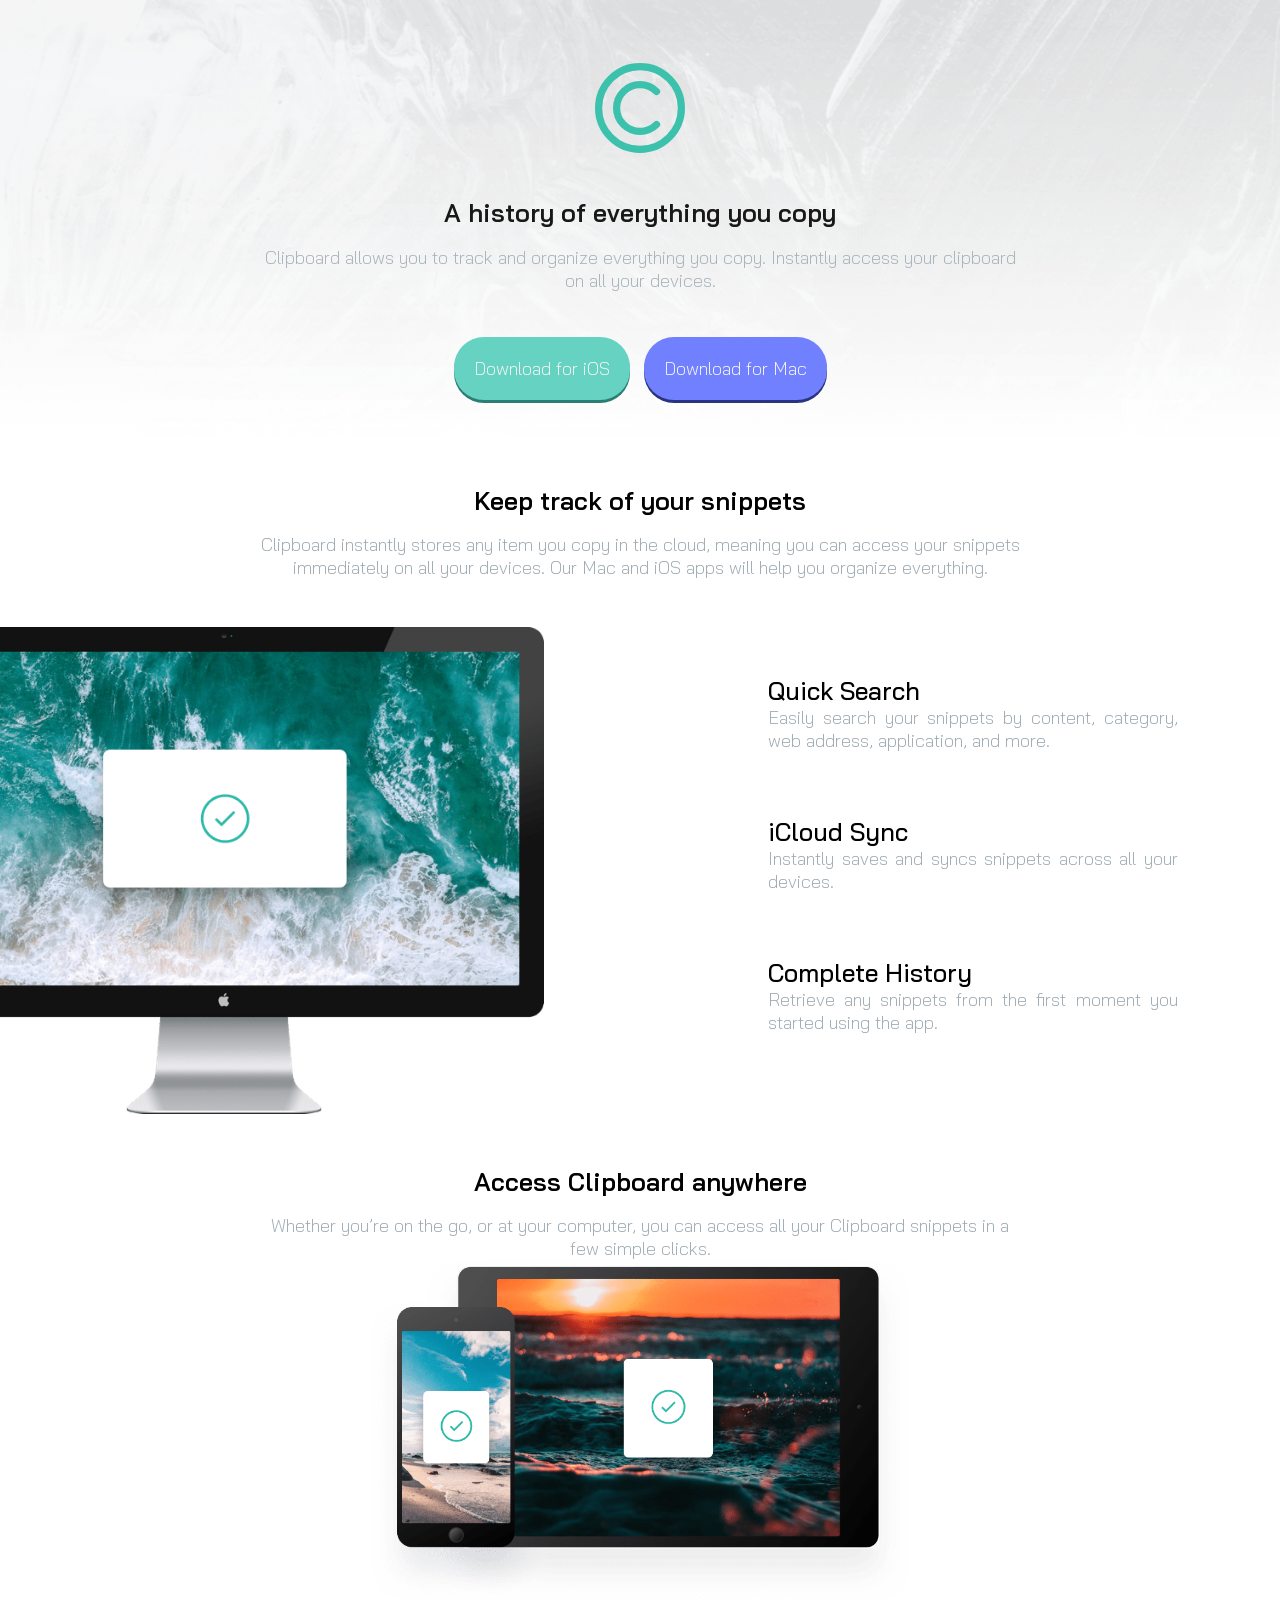
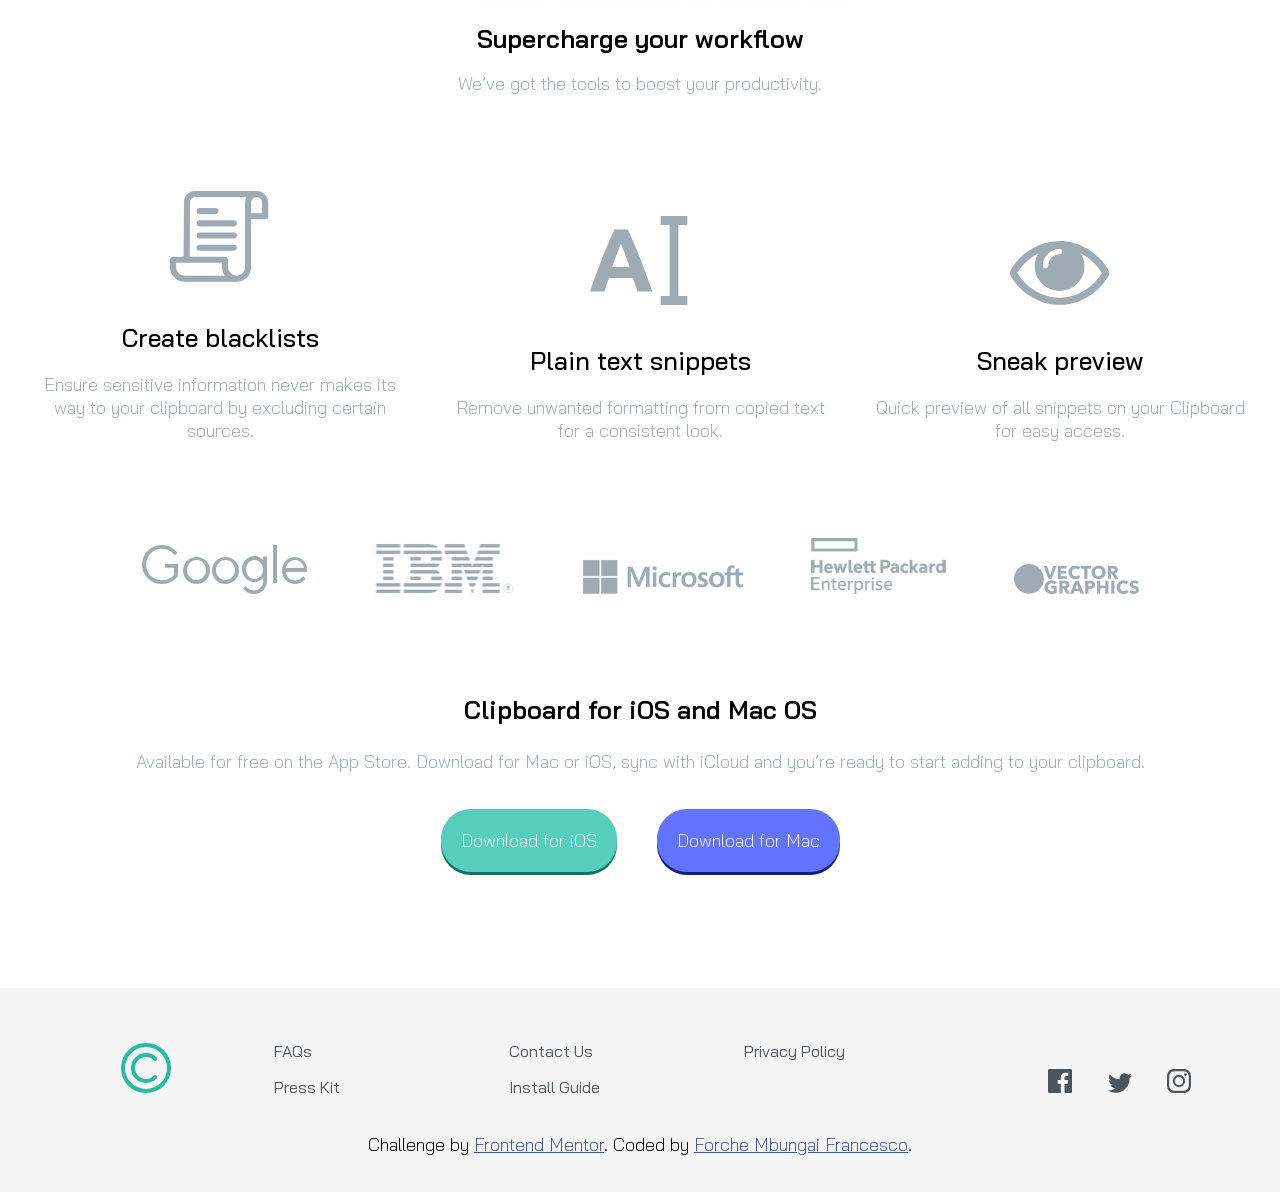
<file: index.html>
<!DOCTYPE html>
<html lang="en">
<head> 
  <meta charset="UTF-8">
  <meta name="viewport" content="width=device-width, initial-scale=1.0"> <!-- displays site properly based on user's device -->

  <link rel="icon" type="image/png" sizes="32x32" href="./images/favicon-32x32.png">
  <link rel="stylesheet" href="style.css">
  <title>Frontend Mentor | Clipboard landing page</title>
</head>
<body>
  <section id="top">
    <img src="./images/logo.svg" alt="" srcset="">
    <div id="history">
      <h1>A history of everything you copy</h1>
      <p> Clipboard allows you to track and organize everything you 
        copy. Instantly access your clipboard on all your devices.</p>
      <input type="button" value="Download for iOS" class="ios">
      <input type="button" value="Download for Mac" class="mac">
    </div>
  </section>
  <section id="snips">
    <div class="snip-top">
      <h1>Keep track of your snippets</h1>
      <p>Clipboard instantly stores any item you copy in the cloud, meaning you can access your snippets immediately on all your devices. Our Mac and iOS apps will help you organize everything.</p>
    </div>
    <div class="snip-mid">
      <img src="./images/image-computer.png" class="device" alt="" srcset="">
      <div class="snip-detail">
        <div class="snip-detail-tab">
          <h2>Quick Search</h2>
          <p>Easily search your snippets by content, category, web address, application, and more.</p>
        </div>
        <div class="snip-detail-tab">
          <h2>iCloud Sync</h2>
          <p>Instantly saves and syncs snippets across all your devices.</p>
        </div>
        <div class="snip-detail-tab">
          <h2>Complete History</h2>
          <p>Retrieve any snippets from the first moment you started using the app.</p>
        </div>
      </div>
    </div>
  </section>
  <section id="access">
    <h1>Access Clipboard anywhere</h1>
    <p>Whether you’re on the go, or at your computer, you can access all your Clipboard snippets in a few simple clicks.</p>
    <img src="./images/image-devices.png" class="device" alt="" srcset="">
  </section>
  <section id="workflow">
    <h1>Supercharge your workflow</h1>
    <p id="para">We’ve got the tools to boost your productivity.</p>
    <div class="logos">
      <div class="logo">
        <img src="./images/icon-blacklist.svg" alt="" srcset="">
        <h2>Create blacklists</h2>
        <p> Ensure sensitive information never makes its way to your clipboard by excluding certain sources.</p>
      </div>
      <div class="logo">
        <img src="./images/icon-text.svg" alt="" srcset="">
        <h2>Plain text snippets</h2>
        <p>Remove unwanted formatting from copied text for a consistent look.</p>
      </div>
      <div class="logo">
        <img src="./images/icon-preview.svg" alt="" srcset="">
        <h2>Sneak preview</h2>
        <p>Quick preview of all snippets on your Clipboard for easy access.</p>
      </div>
    </div>
    <div class="logos">
      <img src="./images/logo-google.png" alt="" srcset="">
      <img src="./images/logo-ibm.png" alt="" srcset="">
      <img src="./images/logo-microsoft.png" alt="" srcset="">
      <img src="./images/logo-hp.png" alt="" srcset="">
      <img src="./images/logo-vector-graphics.png" alt="" srcset="">
    </div>
  </section>
  <section id="clip">
    <h1>Clipboard for iOS and Mac OS</h1>
    <p>Available for free on the App Store. Download for Mac or iOS, sync with iCloud and you’re ready to start adding to your clipboard.</p>
    <input type="button" value="Download for iOS" class="ios">
    <input type="button" value="Download for Mac" class="mac">
  </section>
  <footer>
    <div class="foot">
      <div class="foot_log">
        <img src="./images/logo.svg" alt="" srcset="" class="foot_logo">
      </div>
      <div class="uls">
        <ul>
          <li>FAQs</li>
          <li>Contact Us</li>
          <li>Privacy Policy</li>
          <li>Press Kit</li>
          <li>Install Guide</li>
        </ul>
        <ul>
          <li class="log"><img src="./images/icon-facebook.svg" alt="" srcset=""></li>
          <li class="log"><img src="./images/icon-twitter.svg" alt="" srcset=""></li>
          <li class="log"><img src="./images/icon-instagram.svg" alt="" srcset=""></li>
        </ul>
      </div>
    </div>
    <p class="attribution">
      Challenge by <a href="https://www.frontendmentor.io?ref=challenge" target="_blank">Frontend Mentor</a>. 
      Coded by <a href="https://github.com/Mbungai-Francesco" target="_blank">Forche Mbungai Francesco</a>.
    </p>
  </footer>
</body>
</html>
</file>
<file: style.css>
@import url('https://fonts.googleapis.com/css2?family=Bai+Jamjuree:ital,wght@0,200;0,300;0,400;0,500;0,600;0,700;1,200;1,300;1,400;1,500;1,600;1,700&display=swap');
*{
    margin: 0;
    padding: 0;
    font-family: "Bai Jamjuree", Geneva, Tahoma, sans-serif;
}
h1{
    display: block;
    margin: 0.7em 0;
    font-size: 25px;
    font-weight: 600;
}
h2{
    font-size: 25px;
    font-weight: 500;
}
p{
    display: block;
    font-size: 18px;
    font-weight: 300;
    color: hsl(201, 11%, 66%);
}
body{
    background: white;
}
#top{
    width: 100%;
    background-image: url(./images/bg-header-desktop.png), linear-gradient(180deg,whitesmoke 5%, white 100%);
    background-size: cover;
    opacity: 0.9;
    padding-top: 7vh;
    text-align: center;
}   
#top img{
    width: 90px;
    /* margin: auto; */
}
#top input{
    margin: 2.5em 5px;
}
#history{
    margin: 2.5em auto;
    width: 60%;
    text-align: center;
}
input[type=button]{
    border: 0;
    border-radius: 30px;
    margin: 2em 1em;
    padding: 20px;
    font-weight: 300;
    font-size: 18px;
    color: whitesmoke;
}
.ios{
    background-color: hsl(171, 55%, 57%);
    box-shadow: 0 3px 0px hsl(171, 70%, 26%);
}
.ios:hover{
    background-color: hsl(171, 66%, 44%);
    box-shadow: 0 3px 0px hsl(171, 70%, 26%);
    cursor: pointer;
}
.mac{
    background-color: hsl(233, 100%, 69%);
    box-shadow: 0 3px 0px hsl(233, 70%, 26%);
}
.mac:hover{
    background-color: hsl(233, 100%, 60%);
    box-shadow: 0 3px 0px hsl(233, 70%, 26%);
    cursor: pointer;
}
#snips{
    width: 100%;
    position: relative;
    text-align: center;
}
.snip-top{
    margin: 2.5em auto;
    width: 60%;
}
.snip-mid{
    margin: 3em 0;
    width: 100%;
}
.snip-mid img{
    width: 50%;
    display:inline-block;
    position: relative;
    right: 10em;
}
.snip-detail{
    width: 40%;
    text-align:justify;
    float: right;
    position: relative;
    margin-top: 3em;
}
.snip-detail-tab{
    width: 80%;
    font-size: 0.8em;
    margin: 0 0 5em 0;
}
.device{
    width: 70%;
}
#access{
    width: 60%;
    margin: auto;
    text-align: center;
}
#workflow{
    text-align: center;
}
#workflow #para{
    width: 70%;
    margin: auto;
}
.logo{
    width: 30%;
    /* height: 10vh; */
    display: inline-block;
    margin: 5em 1em;
}
.logo img{
    width: 100px;
}
.logo h2{
    margin: 20px 0;
}
.logos img{
    margin: 1em 2em;
}
#clip{
    text-align: center;
    width: 80%;
    margin: 5em auto;
}
#clip h1{
    margin: 1em 0;
}
footer{
    width: 100%;
    background-color: whitesmoke;
    padding: 2.5vh 0;
    color: hsl(210, 10%, 33%);
}
.foot{
    padding: 2.5vh;
}
.foot_log{
    display: inline-block;
    width: 20%;
}
.foot_logo{
    width: 50px;
    margin-left: 40%;
}
.uls{
    height: 50px;
    width: 79%;
    margin: auto;
}
footer ul,footer li,.uls{
    display: inline-block;
}
.uls ul:nth-child(1){
    width: 79%;
}
.uls ul:nth-child(1) li{
    width: 30%;
    margin: 0.5em auto;
}
.uls ul:nth-child(2){
    width: 19%;
    margin: auto;
}
.uls ul:nth-child(2) li{
    width: 30%;
}
.attribution { 
    font-size: 18px;
    text-align: center; 
    color: black;
    padding: 1.5vh;
}
.attribution a { 
    color: hsl(228, 45%, 44%); 
} 
/* footer{
    
} */
@media (max-width : 1160px){
    .snip-detail{
        width: 40%;
        text-align:justify;
        float: right;
        position: relative;
        margin-top: 1em;
    }
    .snip-detail-tab{
        width: 80%;
        font-size: 0.8em;
        margin: 0 0 2em 0;
    }
    .logo{
        width: 30%;
        /* height: 10vh; */
        display: inline-block;
        margin: 5em 3em;
    }
}
@media (max-width : 915px) {
    #access{
        width: 80%;
        margin: auto;
        text-align: center;
    }
    #history,.snip-top{
        margin: 2.5em auto;
        width: 90%;
        text-align: center;
    }
    .snip-mid img{
        margin: auto;
        width: 50%;
        display:block;
        right: 0;
    }
    .snip-detail{  
        width: 100%;
        text-align: center;
        float:none;
        display: block;
    }
    .snip-detail-tab{
        margin: 32px auto;
        width: 70%;
        font-size: 0.8em;
    }
    .logo{
        width: 60%;
        /* height: 10vh; */
        display: inline-block;
        margin: 2.5em 3em;
    }
}
@media (max-width : 800px){
    .foot_log{
        width: 80%;
        display: block;
        text-align: center;
        margin: auto;
        padding-bottom: 2vh;
    }
    .foot_logo{
        margin: 0;
    }
    .uls{
        width: 100%;
    }
    .uls ul:nth-child(1){
        display: block;
        width: 100%;
        text-align: center;
        margin: auto;
    }
    .uls ul:nth-child(1) li{
        display: block;
    }
    .uls ul:nth-child(2){
        text-align: center;
        width: 70%;
        display: flex;
        justify-content: space-evenly;
        margin: auto;
        padding-top: 2vh;
    }
}
@media (max-width : 600px){
    .logos img{
        width: 40%;
        margin: 5em auto;
        display: block;
    }
}
</file>
